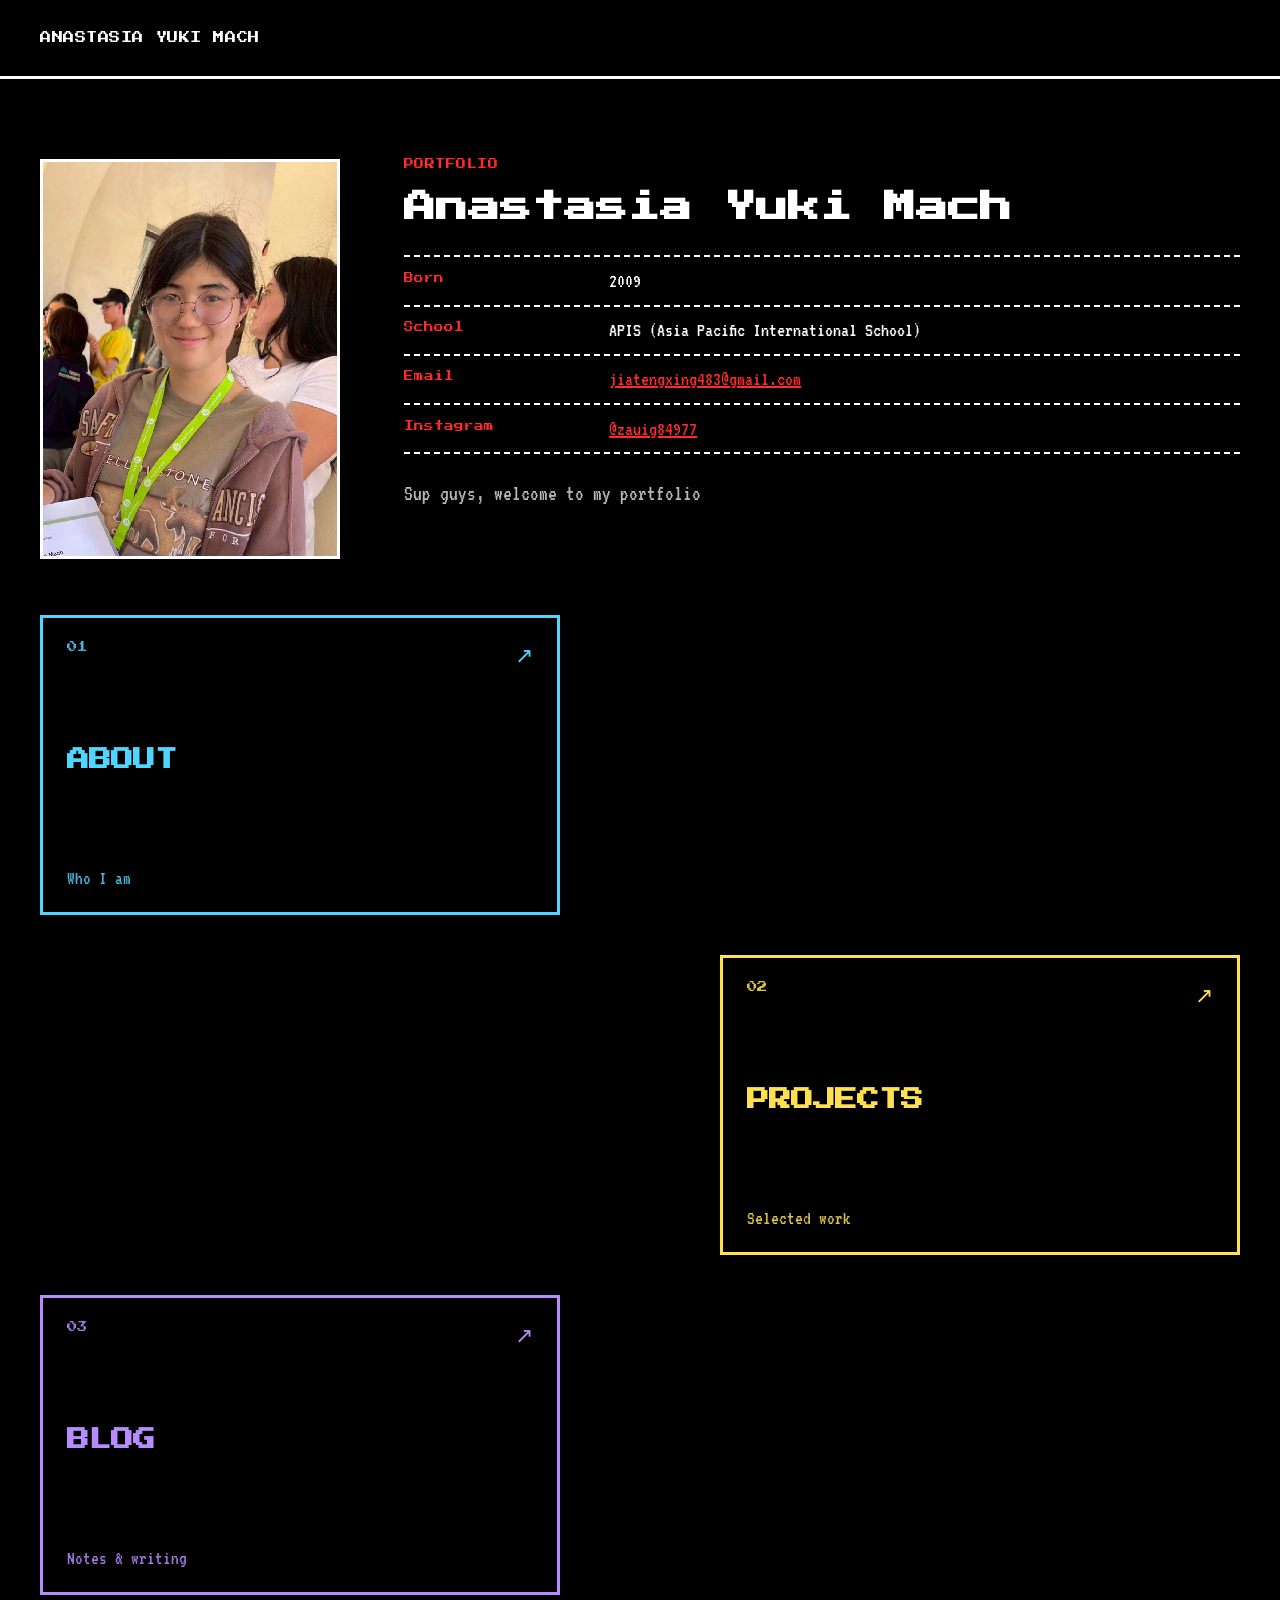
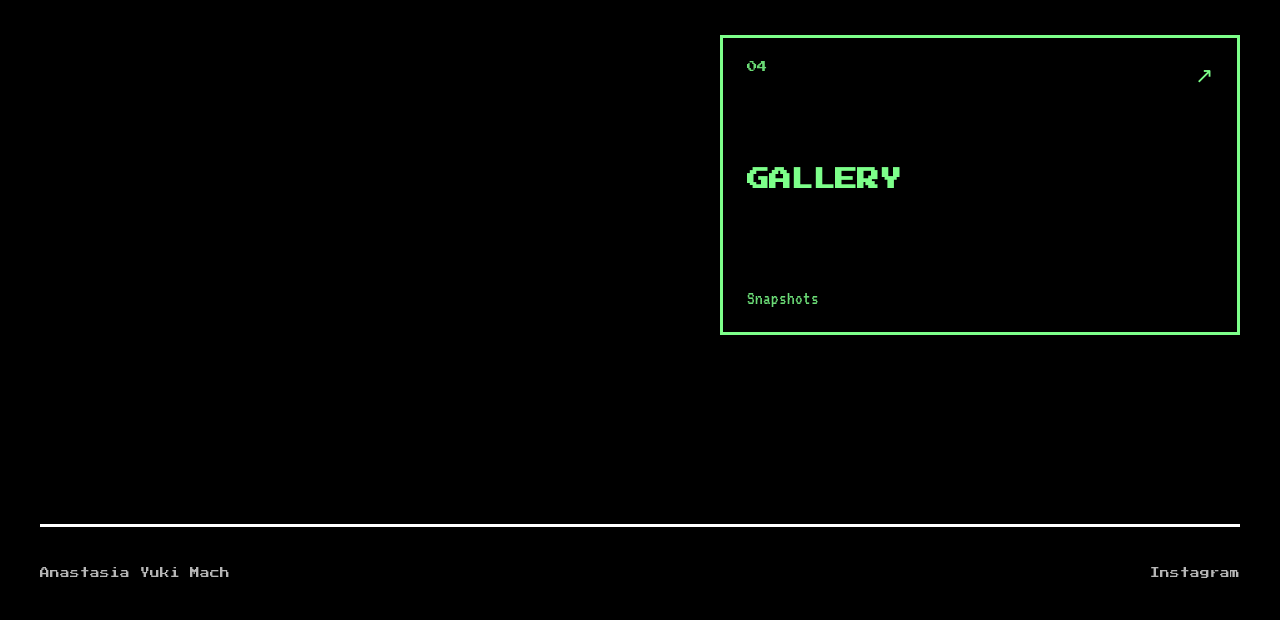
<file: index.html>
<!doctype html>
<html lang="en">
  <head>
    <meta charset="utf-8">
    <meta name="viewport" content="width=device-width, initial-scale=1">
    <meta name="description" content="">
    <meta name="color-scheme" content="dark">
    <title>Portfolio</title>
    <link rel="preconnect" href="https://fonts.googleapis.com">
    <link rel="preconnect" href="https://fonts.gstatic.com" crossorigin>
    <link href="https://fonts.googleapis.com/css2?family=Press+Start+2P&family=VT323&display=swap" rel="stylesheet">
    <link rel="stylesheet" href="assets/css/styles.css">
    <script src="assets/js/main.js" defer></script>
  </head>
  <body>
    <div class="preloader" data-preloader aria-hidden="true">
      <p class="preloader-label">LOADING<span data-preloader-percent>0%</span></p>
      <div class="preloader-bar">
        <div class="preloader-bar-fill" data-preloader-fill></div>
      </div>
    </div>

    <a class="skip-link" href="#main">Skip to content</a>

    <header class="landing-header">
      <nav class="nav" aria-label="Primary">
        <a class="brand" href="#" data-bind="site-title">Portfolio</a>
        <div class="header-actions">
          <a class="button secondary" data-link="profile.resumeUrl" href="#" hidden>Resume</a>
        </div>
      </nav>
    </header>

    <main id="main">
      <section class="profile-block profile-block-home" aria-labelledby="hero-title">
        <div class="portrait-frame" data-photo-wrap>
          <img data-photo alt="" hidden>
          <div class="portrait-placeholder" data-photo-placeholder>
            <span class="monogram" data-initials></span>
            <span class="caption">Photo coming soon</span>
          </div>
        </div>
        <div class="profile-info">
          <p class="eyebrow">Portfolio</p>
          <h1 id="hero-title" data-field="profile.name" data-fallback="Portfolio">Portfolio</h1>
          <dl class="stats-table" data-list="stats"></dl>
          <p class="hero-bio" data-field="profile.bio"></p>
        </div>
      </section>

      <section class="portal-grid" aria-label="Explore">
        <a class="portal portal-about" href="about.html">
          <span class="portal-arrow">&#8599;</span>
          <span class="portal-index">01</span>
          <h2 class="portal-title">About</h2>
          <p class="portal-sub">Who I am</p>
        </a>
        <a class="portal portal-projects" href="projects.html">
          <span class="portal-arrow">&#8599;</span>
          <span class="portal-index">02</span>
          <h2 class="portal-title">Projects</h2>
          <p class="portal-sub">Selected work</p>
        </a>
        <a class="portal portal-blog" href="blog.html">
          <span class="portal-arrow">&#8599;</span>
          <span class="portal-index">03</span>
          <h2 class="portal-title">Blog</h2>
          <p class="portal-sub">Notes &amp; writing</p>
        </a>
        <a class="portal portal-gallery" href="gallery.html">
          <span class="portal-arrow">&#8599;</span>
          <span class="portal-index">04</span>
          <h2 class="portal-title">Gallery</h2>
          <p class="portal-sub">Snapshots</p>
        </a>
      </section>
    </main>

    <footer class="site-footer">
      <p data-footer-title>Portfolio</p>
      <div class="social-links" data-social-links></div>
    </footer>
  </body>
</html>
</file>
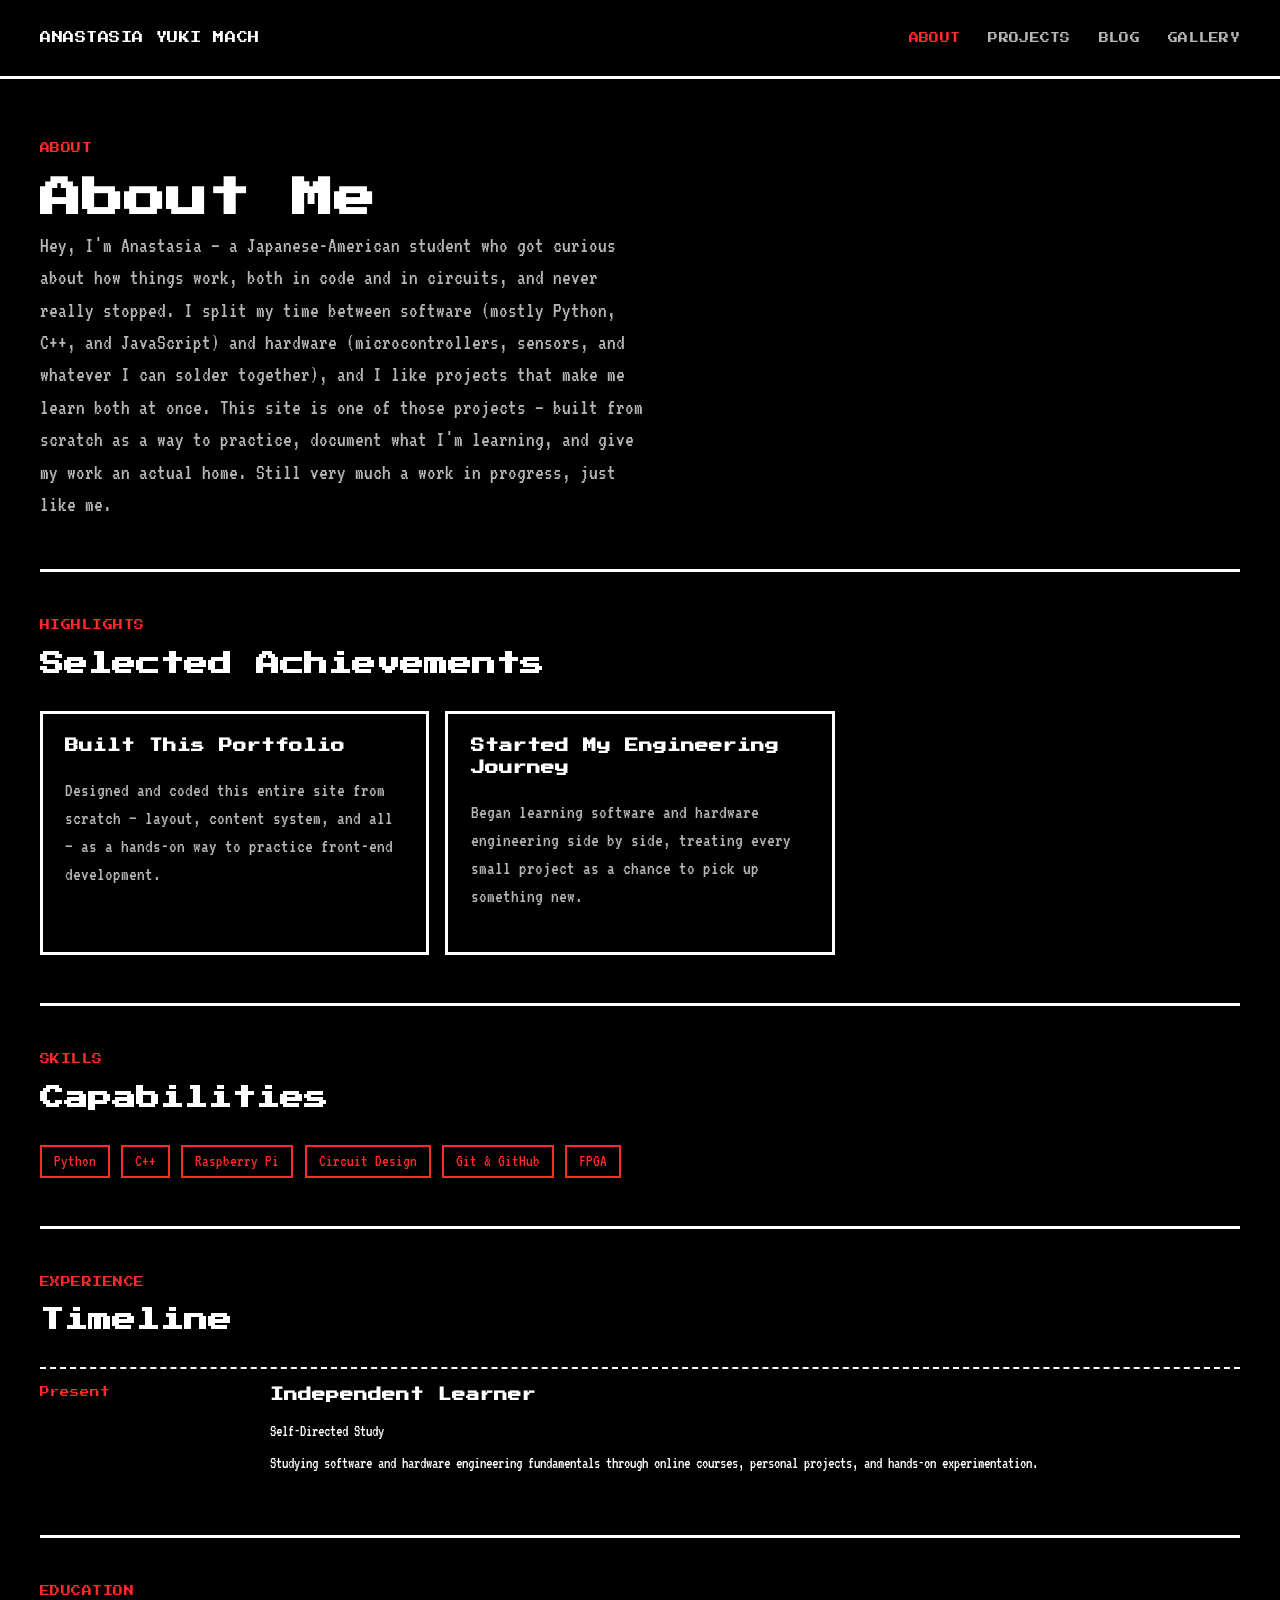
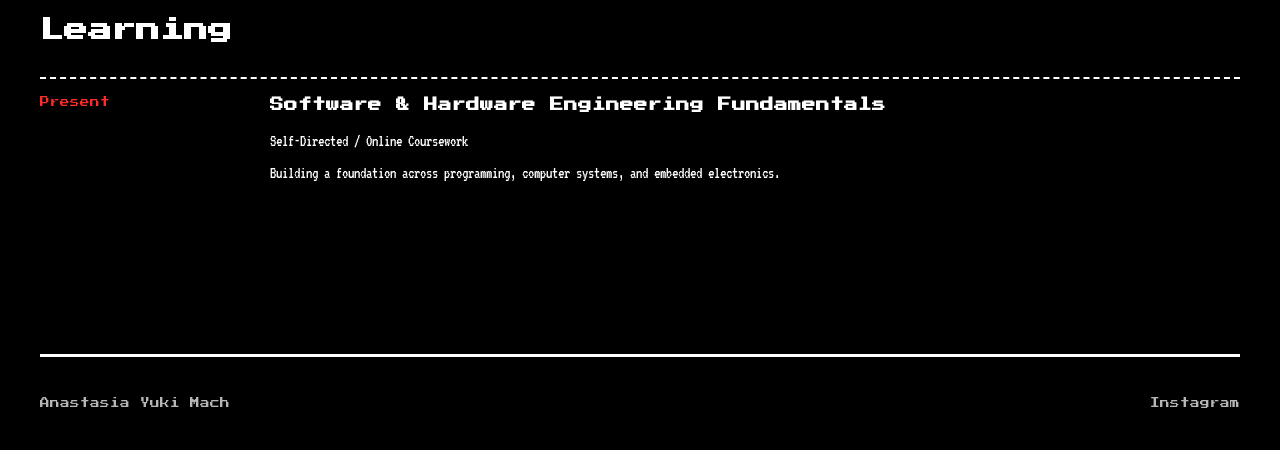
<file: about.html>
<!doctype html>
<html lang="en">
  <head>
    <meta charset="utf-8">
    <meta name="viewport" content="width=device-width, initial-scale=1">
    <meta name="description" content="">
    <meta name="color-scheme" content="dark">
    <title>About</title>
    <link rel="preconnect" href="https://fonts.googleapis.com">
    <link rel="preconnect" href="https://fonts.gstatic.com" crossorigin>
    <link href="https://fonts.googleapis.com/css2?family=Press+Start+2P&family=VT323&display=swap" rel="stylesheet">
    <link rel="stylesheet" href="assets/css/styles.css">
    <script src="assets/js/main.js" defer></script>
  </head>
  <body>
    <a class="skip-link" href="#main">Skip to content</a>

    <header class="page-header">
      <nav class="nav" aria-label="Primary">
        <a class="brand" href="index.html" data-bind="site-title">Portfolio</a>
        <div class="page-nav">
          <a href="about.html" aria-current="page">About</a>
          <a href="projects.html">Projects</a>
          <a href="blog.html">Blog</a>
          <a href="gallery.html">Gallery</a>
        </div>
      </nav>
    </header>

    <main id="main">
      <section class="page-hero">
        <p class="eyebrow">About</p>
        <h1>About Me</h1>
        <p class="about-copy" data-field="profile.about"></p>
      </section>

      <section class="section" id="highlights" data-section="highlights" hidden>
        <div class="section-heading">
          <p class="eyebrow">Highlights</p>
          <h2>Selected Achievements</h2>
        </div>
        <div class="feature-grid" data-list="highlights"></div>
      </section>

      <section class="section" id="skills" data-section="skills" hidden>
        <div class="section-heading">
          <p class="eyebrow">Skills</p>
          <h2>Capabilities</h2>
        </div>
        <ul class="tag-list" data-list="skills"></ul>
      </section>

      <section class="section timeline-section" id="experience" data-section="experience" hidden>
        <div class="section-heading">
          <p class="eyebrow">Experience</p>
          <h2>Timeline</h2>
        </div>
        <div class="timeline" data-list="experience"></div>
      </section>

      <section class="section timeline-section" id="education" data-section="education" hidden>
        <div class="section-heading">
          <p class="eyebrow">Education</p>
          <h2>Learning</h2>
        </div>
        <div class="timeline" data-list="education"></div>
      </section>
    </main>

    <footer class="site-footer">
      <p data-footer-title>Portfolio</p>
      <div class="social-links" data-social-links></div>
    </footer>
  </body>
</html>
</file>
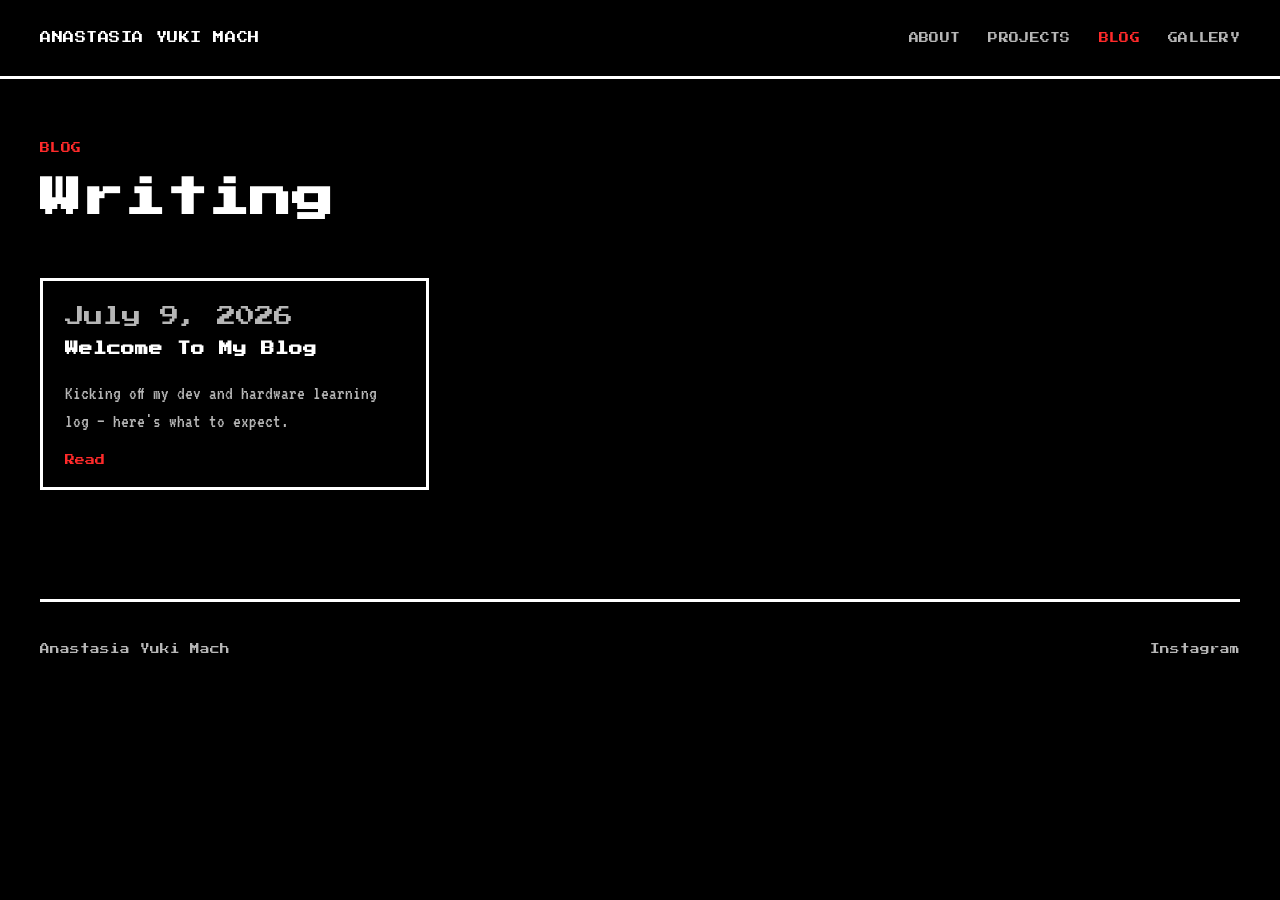
<file: blog.html>
<!doctype html>
<html lang="en">
  <head>
    <meta charset="utf-8">
    <meta name="viewport" content="width=device-width, initial-scale=1">
    <meta name="description" content="">
    <meta name="color-scheme" content="dark">
    <title>Blog</title>
    <link rel="preconnect" href="https://fonts.googleapis.com">
    <link rel="preconnect" href="https://fonts.gstatic.com" crossorigin>
    <link href="https://fonts.googleapis.com/css2?family=Press+Start+2P&family=VT323&display=swap" rel="stylesheet">
    <link rel="stylesheet" href="assets/css/styles.css">
    <script src="assets/js/main.js" defer></script>
  </head>
  <body>
    <a class="skip-link" href="#main">Skip to content</a>

    <header class="page-header">
      <nav class="nav" aria-label="Primary">
        <a class="brand" href="index.html" data-bind="site-title">Portfolio</a>
        <div class="page-nav">
          <a href="about.html">About</a>
          <a href="projects.html">Projects</a>
          <a href="blog.html" aria-current="page">Blog</a>
          <a href="gallery.html">Gallery</a>
        </div>
      </nav>
    </header>

    <main id="main">
      <section class="page-hero">
        <p class="eyebrow">Blog</p>
        <h1>Writing</h1>
      </section>

      <div class="blog-grid" data-list="blog" data-empty="New posts are on their way — check back soon."></div>
    </main>

    <footer class="site-footer">
      <p data-footer-title>Portfolio</p>
      <div class="social-links" data-social-links></div>
    </footer>
  </body>
</html>
</file>
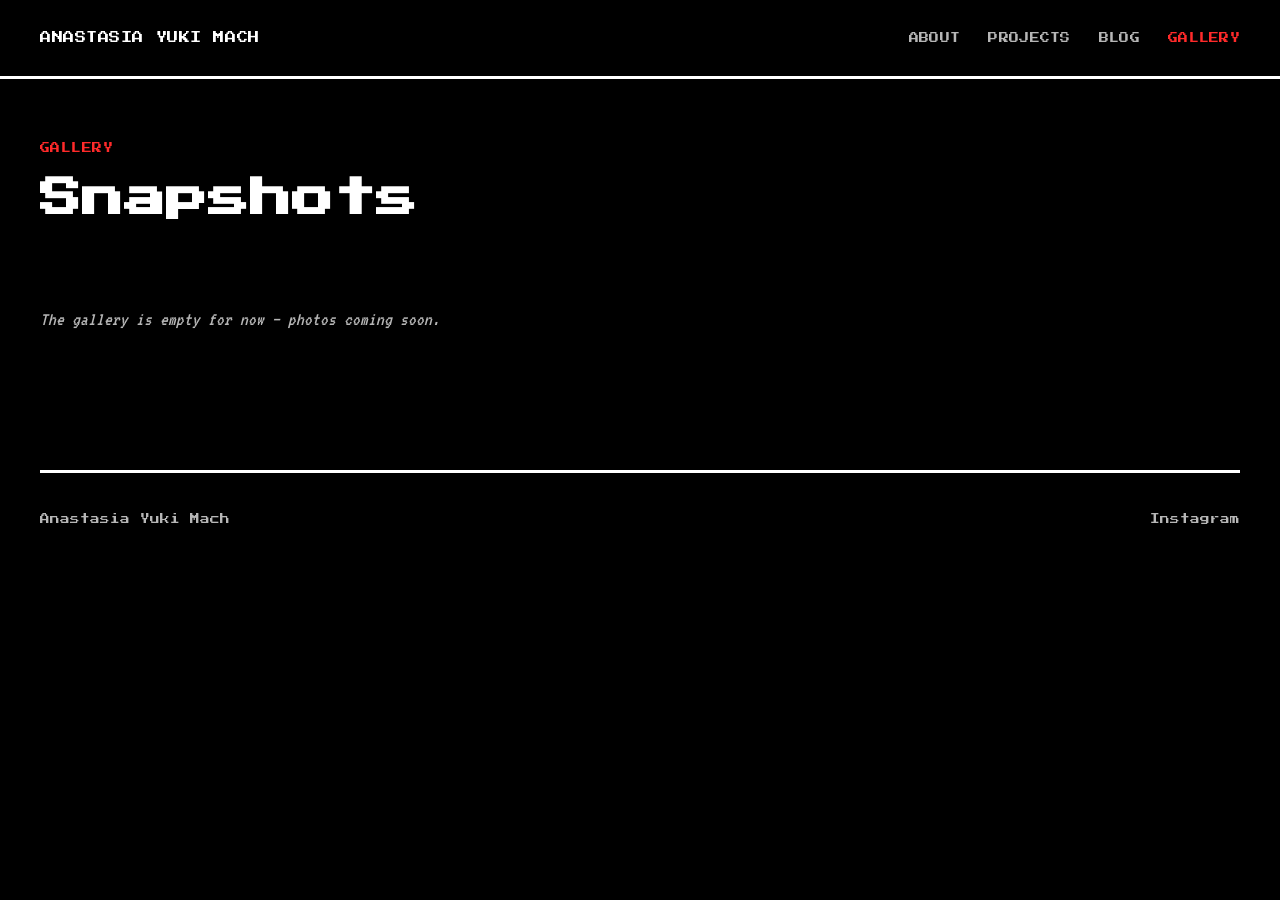
<file: gallery.html>
<!doctype html>
<html lang="en">
  <head>
    <meta charset="utf-8">
    <meta name="viewport" content="width=device-width, initial-scale=1">
    <meta name="description" content="">
    <meta name="color-scheme" content="dark">
    <title>Gallery</title>
    <link rel="preconnect" href="https://fonts.googleapis.com">
    <link rel="preconnect" href="https://fonts.gstatic.com" crossorigin>
    <link href="https://fonts.googleapis.com/css2?family=Press+Start+2P&family=VT323&display=swap" rel="stylesheet">
    <link rel="stylesheet" href="assets/css/styles.css">
    <script src="assets/js/main.js" defer></script>
  </head>
  <body>
    <a class="skip-link" href="#main">Skip to content</a>

    <header class="page-header">
      <nav class="nav" aria-label="Primary">
        <a class="brand" href="index.html" data-bind="site-title">Portfolio</a>
        <div class="page-nav">
          <a href="about.html">About</a>
          <a href="projects.html">Projects</a>
          <a href="blog.html">Blog</a>
          <a href="gallery.html" aria-current="page">Gallery</a>
        </div>
      </nav>
    </header>

    <main id="main">
      <section class="page-hero">
        <p class="eyebrow">Gallery</p>
        <h1>Snapshots</h1>
      </section>

      <div class="gallery-grid" data-list="gallery" data-empty="The gallery is empty for now — photos coming soon."></div>
    </main>

    <footer class="site-footer">
      <p data-footer-title>Portfolio</p>
      <div class="social-links" data-social-links></div>
    </footer>
  </body>
</html>
</file>
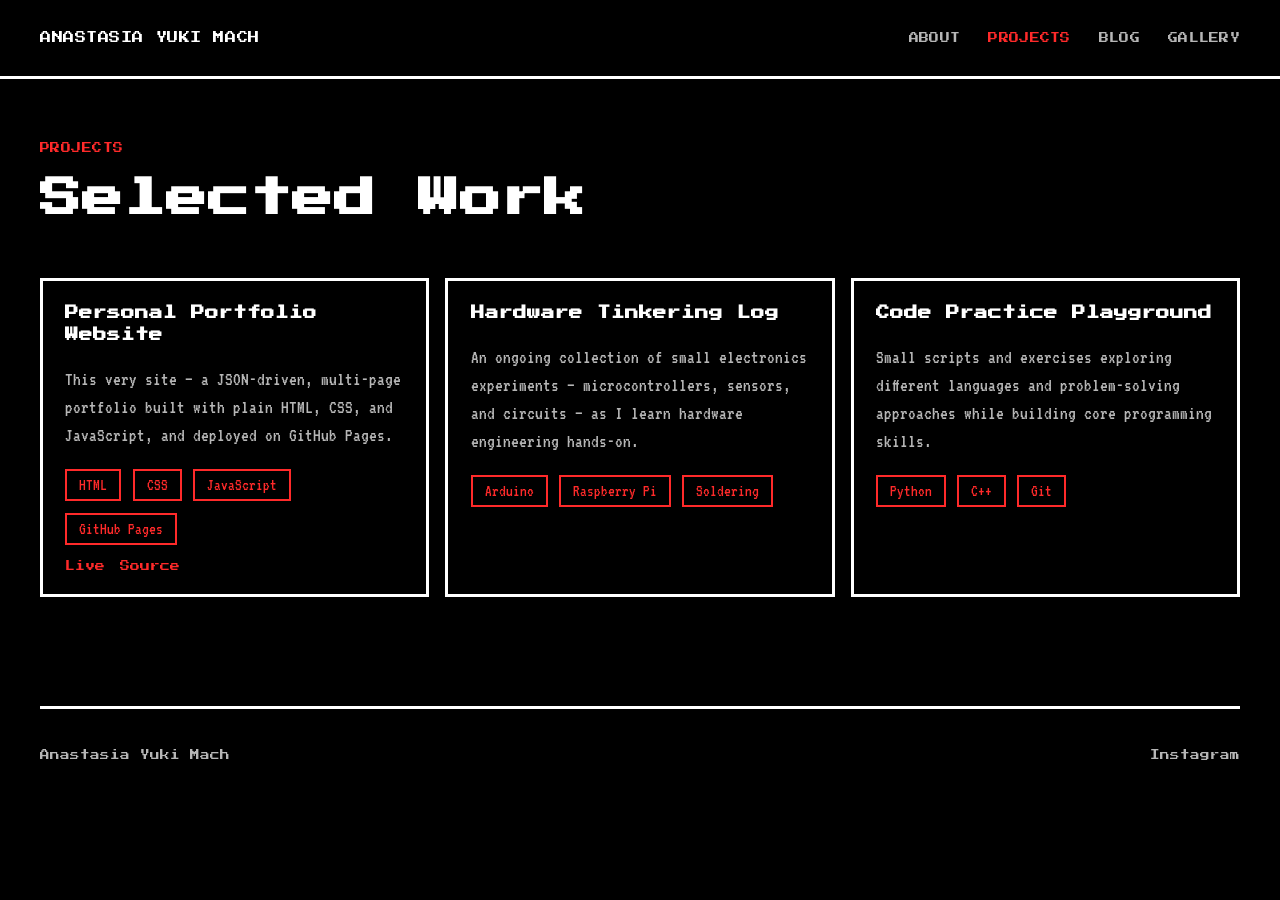
<file: projects.html>
<!doctype html>
<html lang="en">
  <head>
    <meta charset="utf-8">
    <meta name="viewport" content="width=device-width, initial-scale=1">
    <meta name="description" content="">
    <meta name="color-scheme" content="dark">
    <title>Projects</title>
    <link rel="preconnect" href="https://fonts.googleapis.com">
    <link rel="preconnect" href="https://fonts.gstatic.com" crossorigin>
    <link href="https://fonts.googleapis.com/css2?family=Press+Start+2P&family=VT323&display=swap" rel="stylesheet">
    <link rel="stylesheet" href="assets/css/styles.css">
    <script src="assets/js/main.js" defer></script>
  </head>
  <body>
    <a class="skip-link" href="#main">Skip to content</a>

    <header class="page-header">
      <nav class="nav" aria-label="Primary">
        <a class="brand" href="index.html" data-bind="site-title">Portfolio</a>
        <div class="page-nav">
          <a href="about.html">About</a>
          <a href="projects.html" aria-current="page">Projects</a>
          <a href="blog.html">Blog</a>
          <a href="gallery.html">Gallery</a>
        </div>
      </nav>
    </header>

    <main id="main">
      <section class="page-hero">
        <p class="eyebrow">Projects</p>
        <h1>Selected Work</h1>
      </section>

      <div class="project-grid" data-list="projects" data-empty="Projects are on their way — check back soon."></div>
    </main>

    <footer class="site-footer">
      <p data-footer-title>Portfolio</p>
      <div class="social-links" data-social-links></div>
    </footer>
  </body>
</html>
</file>
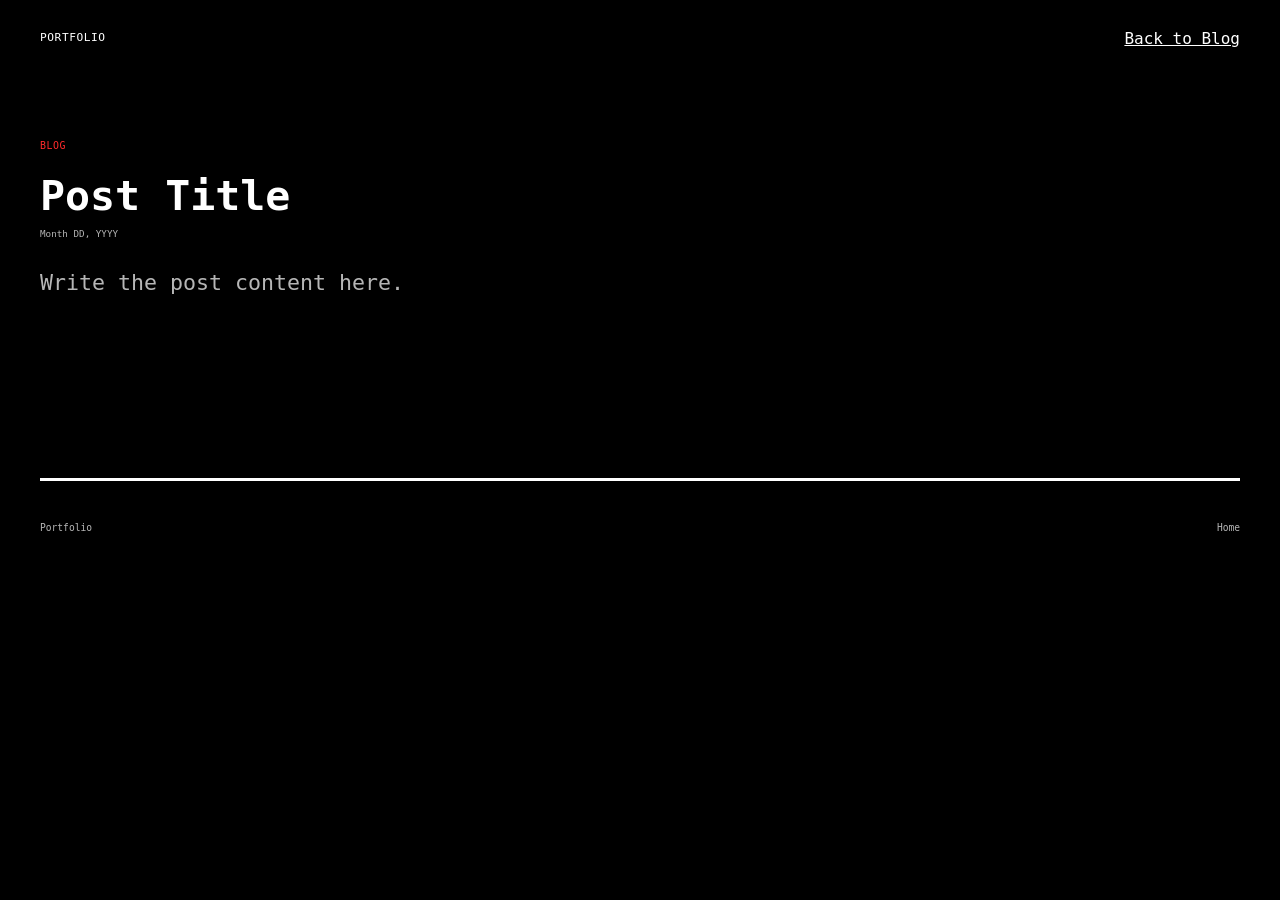
<file: blog/template.html>
<!doctype html>
<html lang="en">
  <head>
    <meta charset="utf-8">
    <meta name="viewport" content="width=device-width, initial-scale=1">
    <meta name="description" content="">
    <meta name="color-scheme" content="light dark">
    <title>Post Title</title>
    <link rel="stylesheet" href="../assets/css/styles.css">
  </head>
  <body>
    <a class="skip-link" href="#main">Skip to content</a>

    <header class="site-header">
      <nav class="nav" aria-label="Primary">
        <a class="brand" href="../index.html">Portfolio</a>
        <div class="nav-links">
          <a href="../index.html#blog">Back to Blog</a>
        </div>
      </nav>
    </header>

    <main id="main">
      <section class="section" style="border-top:none; padding-top:4rem;">
        <div class="section-heading" style="grid-template-columns:1fr;">
          <div>
            <p class="eyebrow">Blog</p>
            <h1>Post Title</h1>
            <p class="blog-date">Month DD, YYYY</p>
          </div>
        </div>
        <article class="about-copy">
          <p>Write the post content here.</p>
        </article>
      </section>
    </main>

    <footer class="site-footer">
      <p>Portfolio</p>
      <div class="social-links">
        <a href="../index.html">Home</a>
      </div>
    </footer>
  </body>
</html>
</file>
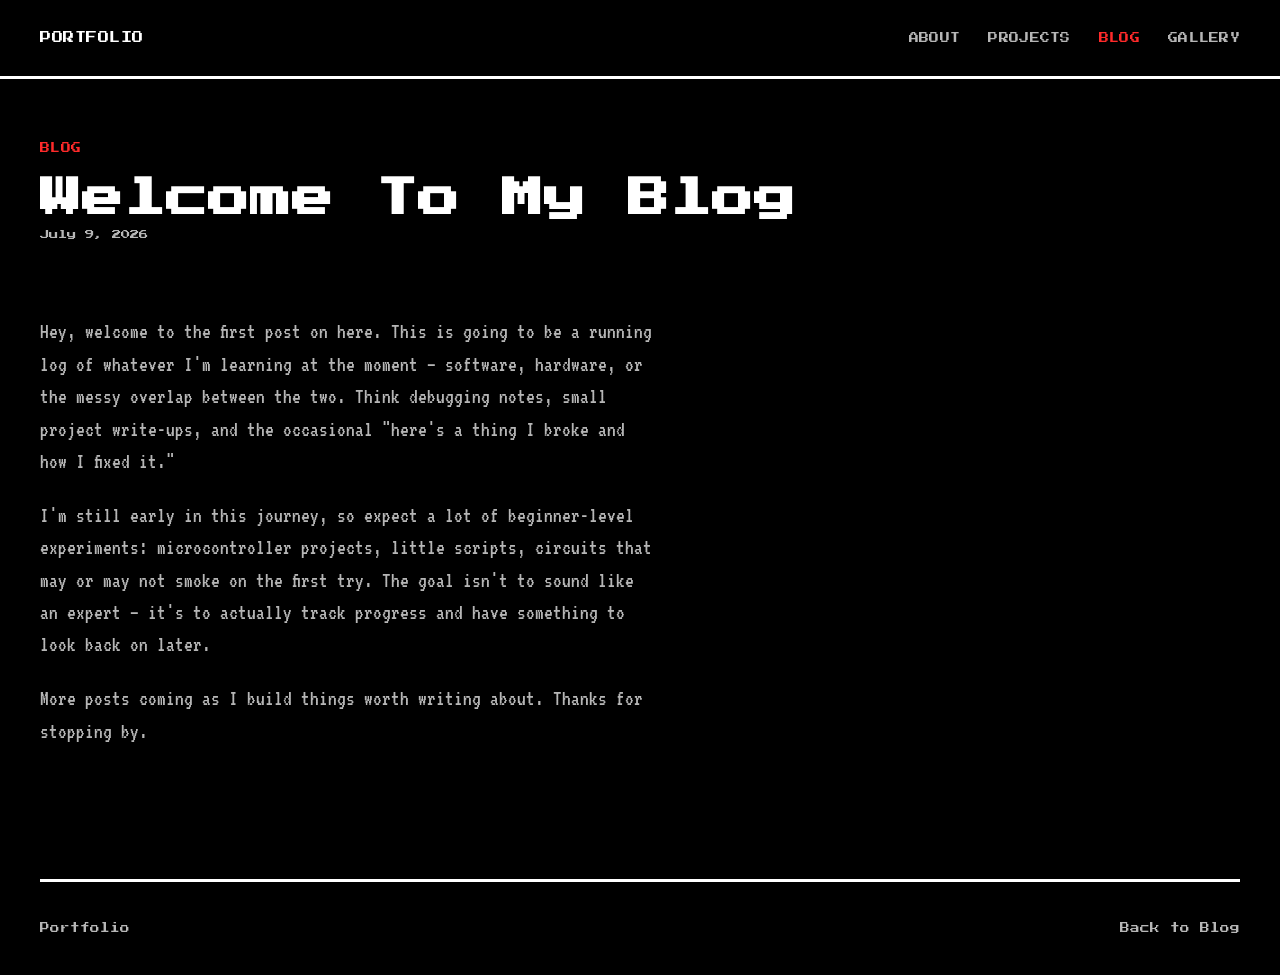
<file: blog/welcome-to-my-blog.html>
<!doctype html>
<html lang="en">
  <head>
    <meta charset="utf-8">
    <meta name="viewport" content="width=device-width, initial-scale=1">
    <meta name="description" content="Kicking off Anastasia's dev and hardware learning log.">
    <meta name="color-scheme" content="dark">
    <title>Welcome To My Blog</title>
    <link rel="preconnect" href="https://fonts.googleapis.com">
    <link rel="preconnect" href="https://fonts.gstatic.com" crossorigin>
    <link href="https://fonts.googleapis.com/css2?family=Press+Start+2P&family=VT323&display=swap" rel="stylesheet">
    <link rel="stylesheet" href="../assets/css/styles.css">
  </head>
  <body>
    <a class="skip-link" href="#main">Skip to content</a>

    <header class="page-header">
      <nav class="nav" aria-label="Primary">
        <a class="brand" href="../index.html">Portfolio</a>
        <div class="page-nav">
          <a href="../about.html">About</a>
          <a href="../projects.html">Projects</a>
          <a href="../blog.html" aria-current="page">Blog</a>
          <a href="../gallery.html">Gallery</a>
        </div>
      </nav>
    </header>

    <main id="main">
      <section class="page-hero">
        <p class="eyebrow">Blog</p>
        <h1>Welcome To My Blog</h1>
        <p class="blog-date">July 9, 2026</p>
      </section>

      <article class="about-copy">
        <p>
          Hey, welcome to the first post on here. This is going to be a running log of
          whatever I'm learning at the moment — software, hardware, or the messy overlap
          between the two. Think debugging notes, small project write-ups, and the
          occasional "here's a thing I broke and how I fixed it."
        </p>
        <p>
          I'm still early in this journey, so expect a lot of beginner-level experiments:
          microcontroller projects, little scripts, circuits that may or may not smoke on
          the first try. The goal isn't to sound like an expert — it's to actually track
          progress and have something to look back on later.
        </p>
        <p>
          More posts coming as I build things worth writing about. Thanks for stopping by.
        </p>
      </article>
    </main>

    <footer class="site-footer">
      <p>Portfolio</p>
      <div class="social-links">
        <a href="../blog.html">Back to Blog</a>
      </div>
    </footer>
  </body>
</html>
</file>
<file: assets/css/styles.css>
:root {
  --bg: #000000;
  --surface: #000000;
  --ink: #ffffff;
  --muted: #b6b6b6;
  --line: #ffffff;
  --accent: #ff2a2a;
  --accent-strong: color-mix(in srgb, var(--accent) 80%, white 20%);
  --accent-soft: color-mix(in srgb, var(--accent) 16%, transparent 84%);
  --font-display: "Press Start 2P", ui-monospace, monospace;
  --font-body: "VT323", ui-monospace, monospace;
  font-family: var(--font-body);
}

* {
  box-sizing: border-box;
}

*,
*::before,
*::after {
  cursor: url("[data-uri]")
    16 14, auto;
}

html {
  scroll-behavior: smooth;
}

body {
  margin: 0;
  min-height: 100vh;
  background: var(--bg);
  color: var(--ink);
  position: relative;
  image-rendering: pixelated;
}

a {
  color: inherit;
}

.skip-link {
  position: absolute;
  left: 1rem;
  top: 1rem;
  z-index: 20;
  transform: translateY(-180%);
  background: var(--ink);
  color: var(--bg);
  padding: 0.7rem 0.9rem;
  font-family: var(--font-display);
  font-size: 0.7rem;
}

.skip-link:focus {
  transform: translateY(0);
}

/* Shared chrome: landing header + sub-page header/footer */

.landing-header,
.page-header {
  position: sticky;
  top: 0;
  z-index: 5;
  border-bottom: 3px solid var(--line);
  background: #000000;
}

.nav {
  display: flex;
  align-items: center;
  justify-content: space-between;
  gap: 1.5rem;
  width: min(1200px, calc(100% - 2.5rem));
  min-height: 76px;
  margin: 0 auto;
}

.brand {
  font-family: var(--font-display);
  font-size: 0.7rem;
  letter-spacing: 0.05em;
  text-transform: uppercase;
  text-decoration: none;
  line-height: 1.6;
}

.page-nav {
  display: flex;
  flex-wrap: wrap;
  align-items: center;
  gap: 1.75rem;
}

.page-nav a {
  font-family: var(--font-display);
  color: var(--muted);
  font-size: 0.62rem;
  letter-spacing: 0.03em;
  text-transform: uppercase;
  text-decoration: none;
}

.page-nav a:hover,
.page-nav a[aria-current="page"] {
  color: var(--accent);
}

.header-actions {
  display: flex;
  align-items: center;
  gap: 1.25rem;
}

main {
  width: min(1200px, calc(100% - 2.5rem));
  margin: 0 auto;
  padding-bottom: clamp(3rem, 6vw, 5rem);
  position: relative;
  z-index: 1;
}

h1,
h2,
h3,
p {
  overflow-wrap: anywhere;
}

h1 {
  margin: 0;
  font-family: var(--font-display);
  font-size: clamp(1.5rem, 4.2vw, 2.6rem);
  line-height: 1.5;
}

h2 {
  margin: 0;
  font-family: var(--font-display);
  font-size: clamp(1.05rem, 2.2vw, 1.5rem);
  line-height: 1.6;
}

h3 {
  margin: 0;
  font-family: var(--font-display);
  font-size: 0.85rem;
  line-height: 1.6;
}

.eyebrow {
  margin: 0 0 0.9rem;
  color: var(--accent);
  font-family: var(--font-display);
  font-size: 0.62rem;
  letter-spacing: 0.05em;
  text-transform: uppercase;
}

.hero-bio {
  max-width: 62ch;
  margin: 1rem 0 0;
  color: var(--muted);
  font-size: 1.35rem;
  line-height: 1.5;
}

/* Portals */

.portal-grid {
  display: flex;
  flex-direction: column;
  gap: 2.5rem;
  padding-bottom: clamp(3rem, 8vw, 5rem);
}

.portal {
  --portal-color: var(--accent);
  position: relative;
  display: flex;
  flex-direction: column;
  justify-content: space-between;
  gap: 0.6rem;
  width: min(520px, 62%);
  min-height: clamp(220px, 26vw, 300px);
  border: 3px solid var(--portal-color);
  background: #000000;
  color: var(--portal-color);
  padding: 1.5rem;
  text-decoration: none;
  transition: background-color 0.1s linear, color 0.1s linear;
}

.portal:nth-child(odd) {
  align-self: flex-start;
}

.portal:nth-child(even) {
  align-self: flex-end;
}

.portal:hover,
.portal:focus-visible {
  background: var(--portal-color);
  color: #000000;
}

.portal-about {
  --portal-color: #4fd6ff;
}

.portal-projects {
  --portal-color: #ffe14f;
}

.portal-gallery {
  --portal-color: #7dff8a;
}

.portal-blog {
  --portal-color: #b78cff;
}

.portal-index {
  font-family: var(--font-display);
  font-size: 0.65rem;
  color: inherit;
  opacity: 0.85;
}

.portal-title {
  margin: 0;
  font-family: var(--font-display);
  font-size: clamp(1rem, 2vw, 1.4rem);
  text-transform: uppercase;
  line-height: 1.6;
  color: inherit;
}

.portal-sub {
  margin: 0;
  font-size: 1.2rem;
  color: inherit;
  opacity: 0.85;
}

.portal-arrow {
  position: absolute;
  top: 1.5rem;
  right: 1.5rem;
  font-size: 1.4rem;
  color: inherit;
  transition: transform 0.15s linear;
}

.portal:hover .portal-arrow,
.portal:focus-visible .portal-arrow {
  transform: translate(4px, -4px);
}

/* Preloader */

.preloader {
  position: fixed;
  inset: 0;
  z-index: 50;
  display: flex;
  flex-direction: column;
  align-items: center;
  justify-content: center;
  gap: 1.25rem;
  background: #000000;
  transition: opacity 0.4s ease;
}

.preloader.is-done {
  opacity: 0;
  pointer-events: none;
}

.preloader-label {
  font-family: var(--font-display);
  font-size: clamp(0.75rem, 2vw, 1rem);
  color: var(--ink);
}

.preloader-label [data-preloader-percent] {
  color: var(--accent);
  margin-left: 0.75rem;
}

.preloader-bar {
  width: min(280px, 70vw);
  height: 16px;
  border: 2px solid var(--ink);
  padding: 2px;
}

.preloader-bar-fill {
  height: 100%;
  width: 0%;
  background: var(--accent);
}

/* Sub-page hero */

.page-hero {
  padding: clamp(2.5rem, 6vw, 4rem) 0 clamp(2rem, 4vw, 3rem);
}

/* Profile block: portrait + stats table */

.profile-block {
  display: grid;
  grid-template-columns: minmax(220px, 300px) minmax(0, 1fr);
  gap: clamp(2rem, 5vw, 4rem);
  align-items: start;
  padding-bottom: clamp(2.5rem, 5vw, 3.5rem);
}

.profile-block-home {
  padding-top: clamp(3rem, 7vw, 5rem);
}

.portrait-frame {
  position: relative;
  aspect-ratio: 3 / 4;
  overflow: hidden;
  border: 3px solid var(--line);
  background: #000000;
}

.portrait-frame img {
  display: block;
  width: 100%;
  height: 100%;
  object-fit: cover;
}

.portrait-placeholder {
  position: absolute;
  inset: 0;
  display: flex;
  flex-direction: column;
  align-items: center;
  justify-content: center;
  gap: 0.75rem;
  text-align: center;
}

.portrait-placeholder .monogram {
  font-family: var(--font-display);
  font-size: clamp(1.8rem, 5vw, 2.6rem);
  color: var(--accent);
  line-height: 1.6;
}

.portrait-placeholder .caption {
  font-family: var(--font-display);
  font-size: 0.55rem;
  letter-spacing: 0.03em;
  text-transform: uppercase;
  color: var(--muted);
}

.profile-info h1 {
  font-size: clamp(1.3rem, 3.4vw, 2rem);
}

.stats-table {
  display: grid;
  gap: 0;
  margin: 1.5rem 0;
  border-top: 2px dashed var(--line);
}

.stats-row {
  display: grid;
  grid-template-columns: minmax(110px, 0.3fr) minmax(0, 1fr);
  gap: 1rem;
  padding: 0.85rem 0;
  border-bottom: 2px dashed var(--line);
}

.stats-label {
  margin: 0;
  font-family: var(--font-display);
  color: var(--accent);
  font-size: 0.6rem;
  line-height: 1.6;
}

.stats-value {
  margin: 0;
  font-size: 1.25rem;
}

.stats-value a {
  color: var(--accent);
  text-decoration: underline;
}

.stats-value a:hover {
  color: var(--accent-strong);
}

/* Content sections shared across About / Projects / Blog */

.section {
  padding: 3rem 0;
  border-top: 3px solid var(--line);
}

.section-heading {
  margin-bottom: 1.75rem;
}

.about-copy {
  max-width: 68ch;
  margin: 0;
  color: var(--muted);
  font-size: 1.35rem;
  line-height: 1.5;
}

.feature-grid,
.project-grid,
.blog-grid,
.gallery-grid {
  display: grid;
  grid-template-columns: repeat(3, minmax(0, 1fr));
  gap: 1rem;
}

.gallery-item {
  border: 3px solid var(--line);
  background: #000000;
  overflow: hidden;
}

.gallery-item img {
  display: block;
  width: 100%;
  aspect-ratio: 1 / 1;
  object-fit: cover;
}

.gallery-item figcaption {
  padding: 0.75rem 1rem;
  font-size: 1.1rem;
  color: var(--muted);
}

.card {
  min-height: 100%;
  border: 3px solid var(--line);
  background: #000000;
  padding: 1.4rem;
}

.card h3 {
  margin-bottom: 0.6rem;
}

.card p {
  color: var(--muted);
  font-size: 1.2rem;
  line-height: 1.45;
}

.card-links {
  display: flex;
  flex-wrap: wrap;
  gap: 0.9rem;
  margin-top: 1rem;
}

.card-links a {
  font-family: var(--font-display);
  font-size: 0.62rem;
  color: var(--accent);
  text-decoration: none;
}

.blog-date {
  margin: 0 0 0.5rem;
  font-family: var(--font-display);
  color: var(--muted);
  font-size: 0.58rem;
}

.tag-list {
  display: flex;
  flex-wrap: wrap;
  gap: 0.7rem;
  margin: 0;
  padding: 0;
  list-style: none;
}

.tag-list li {
  border: 2px solid var(--accent);
  background: #000000;
  padding: 0.4rem 0.75rem;
  color: var(--accent);
  font-size: 1.05rem;
}

.timeline {
  display: grid;
  gap: 1rem;
}

.timeline-item {
  display: grid;
  grid-template-columns: minmax(120px, 0.22fr) minmax(0, 1fr);
  gap: 1rem;
  border-top: 2px dashed var(--line);
  padding-top: 1rem;
}

.timeline-date {
  font-family: var(--font-display);
  color: var(--accent);
  font-size: 0.6rem;
  line-height: 1.6;
}

.empty-state {
  grid-column: 1 / -1;
  margin: 0;
  padding: 2rem 0;
  color: var(--muted);
  font-size: 1.2rem;
  font-style: italic;
}

.button {
  display: inline-flex;
  align-items: center;
  justify-content: center;
  min-height: 40px;
  border: 2px solid var(--line);
  padding: 0.6rem 1rem;
  font-family: var(--font-display);
  font-size: 0.62rem;
  text-decoration: none;
  transition: background-color 0.1s linear, color 0.1s linear;
}

.button.primary {
  border-color: var(--accent);
  background: var(--accent);
  color: #000000;
}

.button.primary:hover {
  background: #000000;
  color: var(--accent);
}

.button.secondary {
  background: #000000;
  color: var(--muted);
}

.button.secondary:hover {
  border-color: var(--accent);
  color: var(--accent);
}

.social-links {
  display: flex;
  flex-wrap: wrap;
  align-items: center;
  gap: 0.9rem;
}

.social-links a {
  font-family: var(--font-display);
  color: var(--muted);
  font-size: 0.6rem;
  text-decoration: none;
}

.social-links a:hover {
  color: var(--accent);
}

.site-footer {
  display: flex;
  align-items: center;
  justify-content: space-between;
  gap: 1rem;
  width: min(1200px, calc(100% - 2.5rem));
  margin: 2rem auto 0;
  border-top: 3px solid var(--line);
  padding: 2rem 0;
  color: var(--muted);
  font-family: var(--font-display);
  font-size: 0.6rem;
  position: relative;
  z-index: 1;
}

[hidden],
.is-empty {
  display: none !important;
}

@media (max-width: 860px) {
  .nav {
    min-height: 68px;
  }

  .portal {
    width: 100%;
    min-height: 220px;
    align-self: stretch;
  }

  .profile-block {
    grid-template-columns: 1fr;
  }

  .portrait-frame {
    max-width: 260px;
  }

  .stats-row {
    grid-template-columns: 1fr;
    gap: 0.3rem;
  }

  .feature-grid,
  .project-grid,
  .blog-grid,
  .gallery-grid {
    grid-template-columns: 1fr;
  }

  .timeline-item {
    grid-template-columns: 1fr;
  }

  .site-footer {
    align-items: flex-start;
    flex-direction: column;
  }
}

@media (prefers-reduced-motion: reduce) {
  .portal,
  .portal-arrow,
  .button {
    transition: none;
  }
}
</file>
